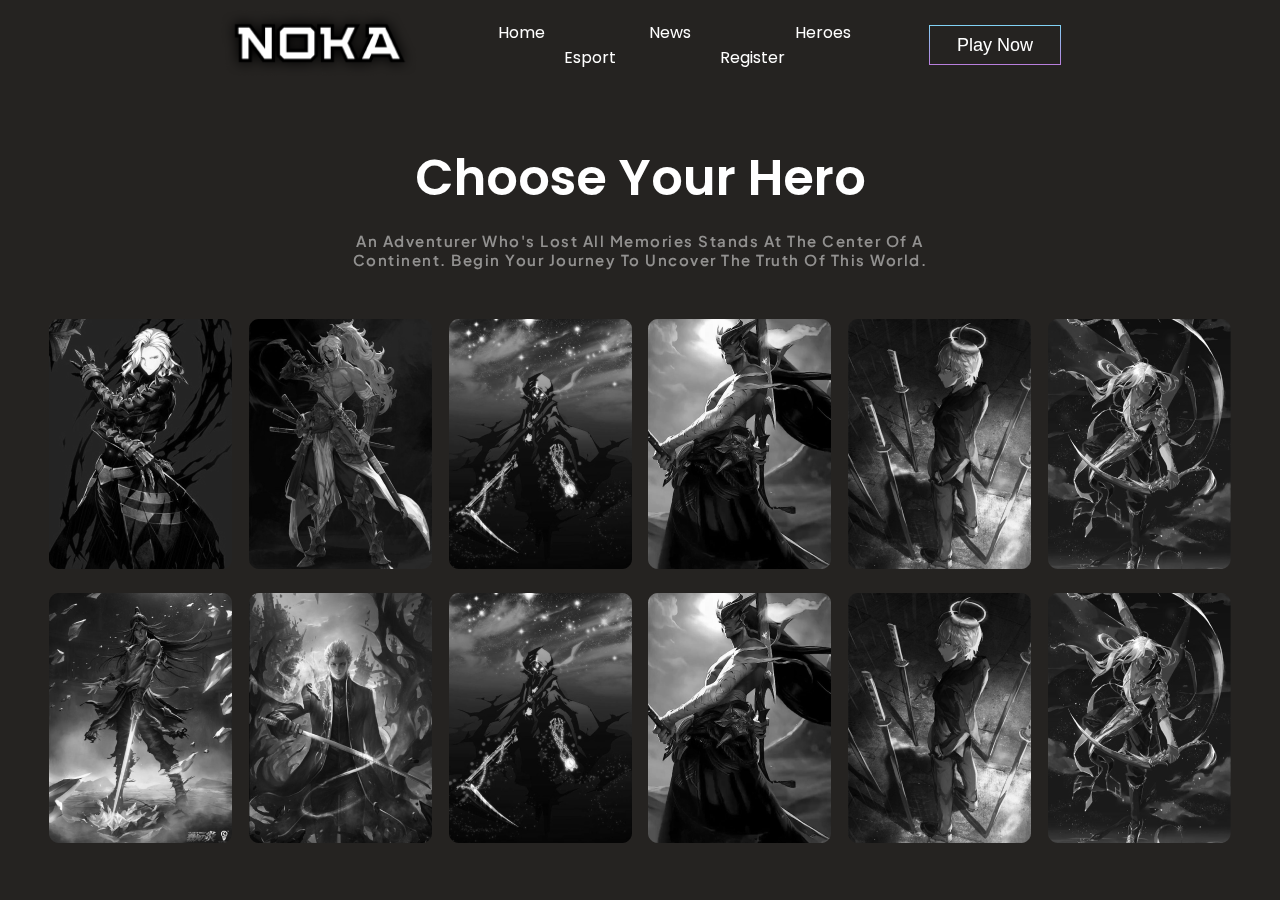
<file: heroes.html>
<!DOCTYPE html>
<html lang="en">
<head>
    <meta charset="UTF-8">
    <meta http-equiv="X-UA-Compatible" content="IE=edge">
    <meta name="viewport" content="width=device-width, initial-scale=1.0">
    <title>Heroes</title>
    <link rel="stylesheet" href="heroes.css">
    <link rel="icon" href="/assets/noka-icon">
</head>
<body>

    <section class="first">
        <header>
            <nav>
                <a href="homepage.html" class="logo"><img src="img/Logo1.png" alt=""></a>
                <div class="nav-links">
                    <ul>
                        <li><a href="homepage.html">Home</a></li>
                        <li><a href="news.html">News</a></li>
                        <li><a href="heroes.html">Heroes</a></li>
                        <li><a href="esport.html">Esport</a></li>
                        <li><a href="register1.html">Register</a></li>
                    </ul>
                </div>
                <a href="register1.html"><button>Play Now</button></a>
            </nav>
        </header>
    </section>


    <section class="third">
        <div class="top">
            <h1 class="title-hero">Choose Your Hero</h1>
            <p class="title-desc">An Adventurer Who's Lost All Memories Stands At The Center Of A Continent. Begin Your Journey To Uncover The Truth Of This World.</p>
        </div>
        <div class="bottom">
            <div class="heroes">
                <div class="row-1">
                    <a href="heroes-detail.html">
                    <img class="hero-1" src="img2/hero-1.png" alt="">
                    </a>
                    <a href="heroes-detail.html">
                    <img class="hero-2" src="img2/hero-2.png" alt="">
                    </a>
                    <a href="heroes-detail.html">
                    <img class="hero-3" src="img2/hero-3.png" alt="">
                    </a>
                    <a href="heroes-detail.html">
                    <img class="hero-4" src="img2/hero-4.png" alt="">
                    </a>
                    <a href="heroes-detail.html">
                    <img class="hero-5" src="img2/hero-5.png" alt="">
                    </a>
                    <a href="heroes-detail.html">
                    <img class="hero-6" src="img2/hero-6.png" alt="">
                    </a>
                </div>
                <div class="row-2">
                    <a href="heroes-detail.html">
                    <img class="hero-7" src="img2/hero-7.png" alt="">
                    </a>
                    <a href="heroes-detail.html">
                    <img class="hero-8" src="img2/hero-8.png" alt="">
                    </a>
                    <a href="heroes-detail.html">
                    <img class="hero-9" src="img2/hero-9.png" alt="">
                    </a>
                    <a href="heroes-detail.html">
                    <img class="hero-10" src="img2/hero-10.png" alt="">
                    </a>
                    <a href="heroes-detail.html">
                    <img class="hero-11" src="img2/hero-11.png" alt="">
                    </a>
                    <a href="heroes-detail.html">
                    <img class="hero-12" src="img2/hero-12.png" alt="">
                    </a>
                </div>
            </div>
        </div>
    </section>
</body>
</html>
</file>
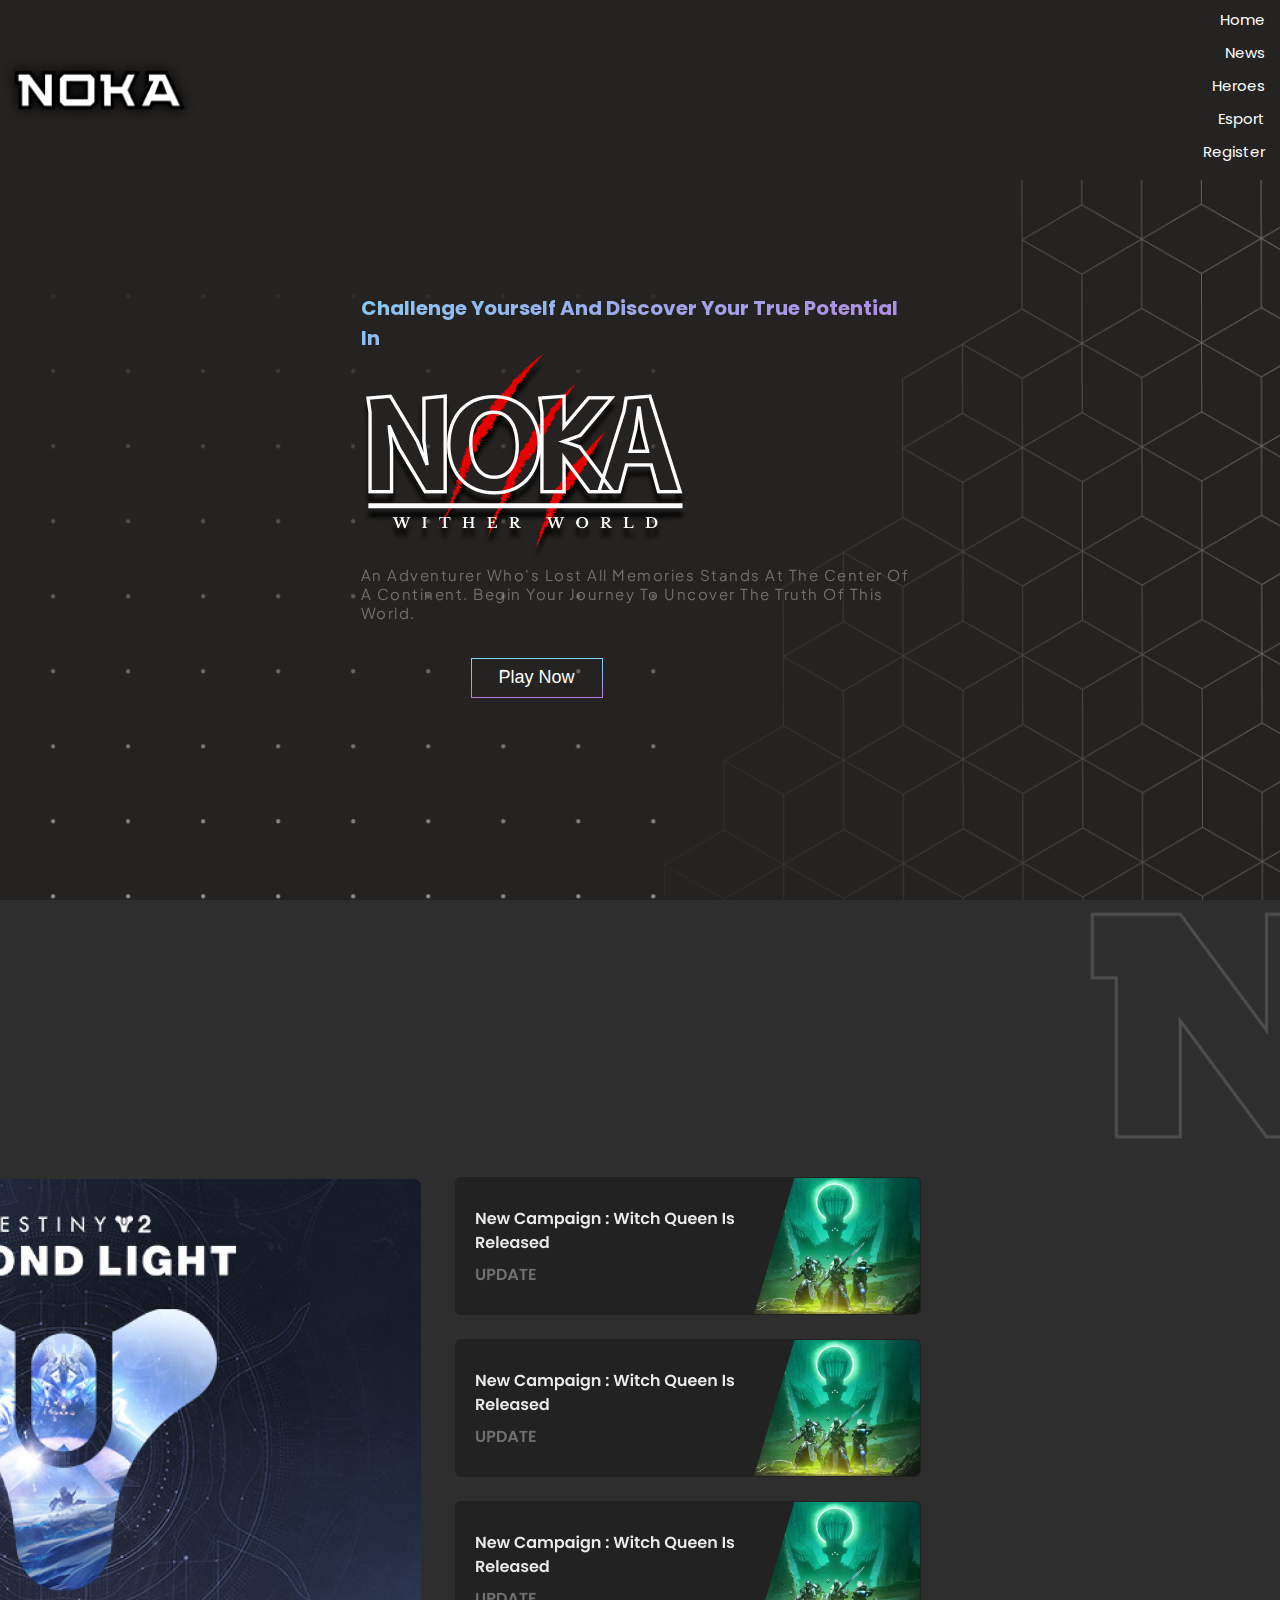
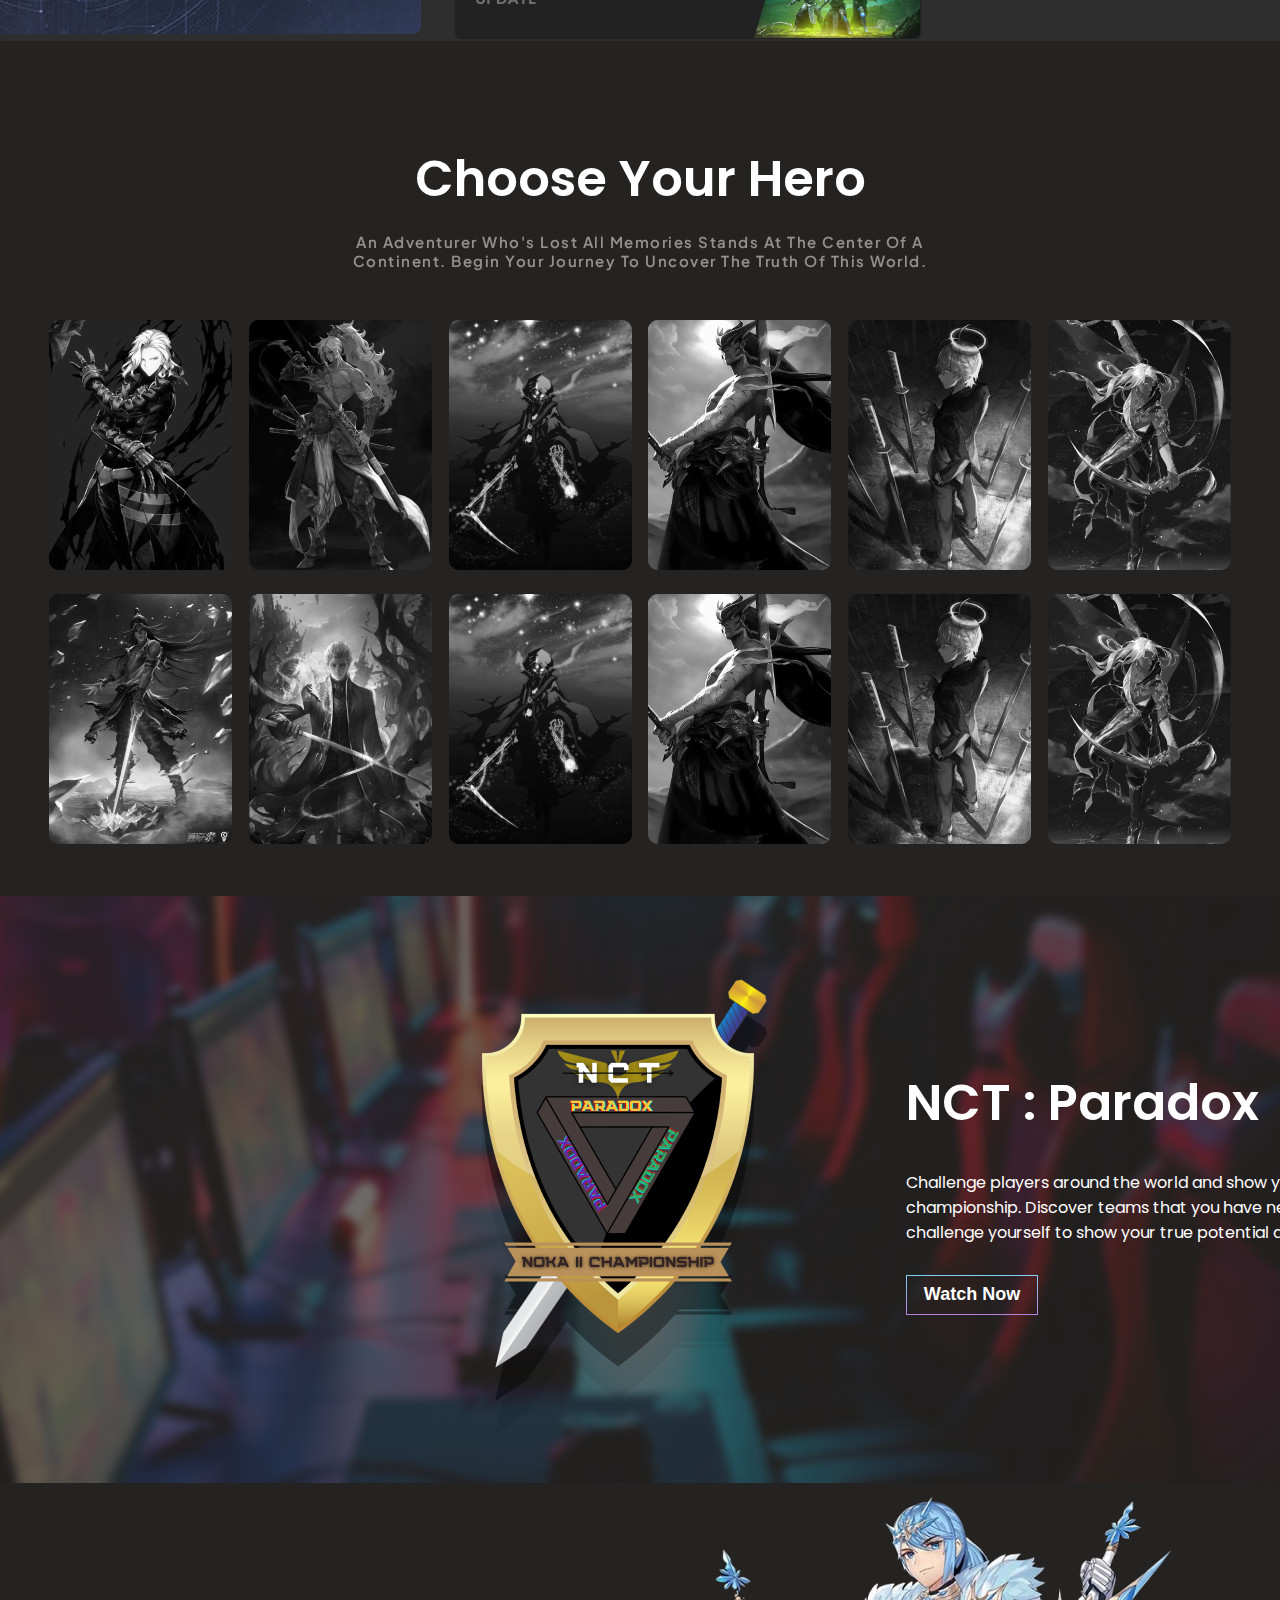
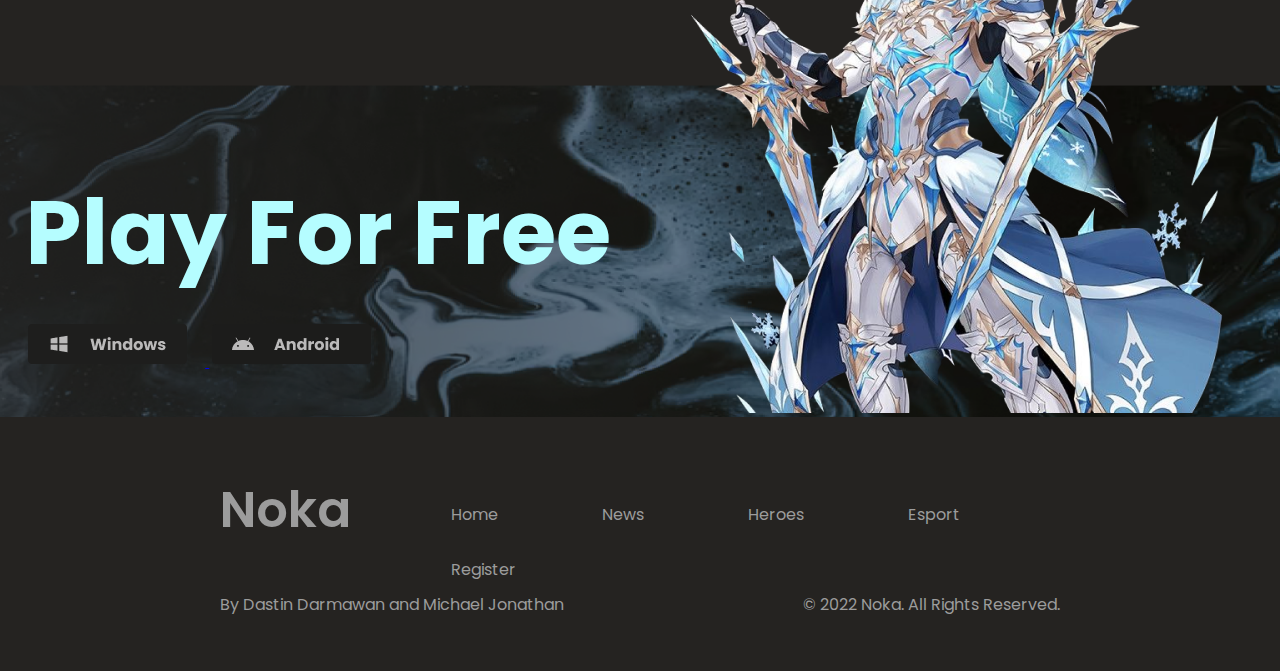
<file: homepage.html>
<!DOCTYPE html>
<html lang="en">
<head>
    <meta charset="UTF-8">
    <meta http-equiv="X-UA-Compatible" content="IE=edge">
    <meta name="viewport" content="width=device-width, initial-scale=1.0">
    <title>NOKA 3</title>
    <link rel="stylesheet" href="homepage.css">
    <link rel="icon" href="/assets/noka-icon">
    
</head>
<body>
    <section class="first">
        <header>
            <nav>
                <a href="homepage.html" class="logo"><img src="img/Logo1.png" alt=""></a>
                <div class="nav-links" id="navLinks">
                    <ul>
                        <li><a href="homepage.html">Home</a></li>
                        <li><a href="news.html">News</a></li>
                        <li><a href="heroes.html">Heroes</a></li>
                        <li><a href="esport.html">Esport</a></li>
                        <li><a href="register1.html">Register</a></li>
                    </ul>
                </div>
                <a href="register1.html"><button>Register</button></a>
            </nav>
        </header>

        <div class="first-content">
            <div class="text-box">
                <h3>Challenge Yourself And Discover Your True Potential In</h3>
                <img src="img/Name.png" alt="" width="327" height="212">
                <p>An Adventurer Who's Lost All Memories Stands At The Center Of A Continent. Begin Your Journey To Uncover The Truth Of This World.</p>
                <br>
                <br>
                <a href="register1.html"><button>Play Now</button></a>
            </div>
            <div class="hero-image">
                <img src="img/Hero-Image1.png" alt="">
            </div>
        </div>
    </section>

    <section class="second">
        <h1>Featured News</h1>

        <div class="row">
            <div class="news-box-1">
                <a href="news.html">
                <img src="img/news-image.png" alt="">
                </a>
            </div>
            <div class="news-box-2">
                <div class="box-1">
                    <a href="news.html">
                    <img src="img/news-image-1.png" alt="">
                    </a>
                </div>
                <div class="box-2">
                    <a href="news.html"></a>
                    <img src="img/news-image-1.png" alt="">
                    </a>
                </div>
                <div class="box-3">
                    <a href="news.html"></a>
                    <img src="img/news-image-1.png" alt="">
                    </a>
                </div>
            </div>
        </div>
    </section>

    <section class="third">
        <div class="top">
            <h1 class="title-hero">Choose Your Hero</h1>
            <p class="title-desc">An Adventurer Who's Lost All Memories Stands At The Center Of A Continent. Begin Your Journey To Uncover The Truth Of This World.</p>
        </div>
        <div class="bottom">
            <div class="heroes">
                <div class="row-1">
                    <a href="heroes-detail.html">
                    <img class="hero-1" src="img2/hero-1.png" alt="">
                    </a>
                    <a href="heroes-detail.html">
                    <img class="hero-2" src="img2/hero-2.png" alt="">
                    </a>
                    <a href="heroes-detail.html">
                    <img class="hero-3" src="img2/hero-3.png" alt="">
                    </a>
                    <a href="heroes-detail.html">
                    <img class="hero-4" src="img2/hero-4.png" alt="">
                    </a>
                    <a href="heroes-detail.html">
                    <img class="hero-5" src="img2/hero-5.png" alt="">
                    </a>
                    <a href="heroes-detail.html">
                    <img class="hero-6" src="img2/hero-6.png" alt="">
                    </a>
                </div>
                <div class="row-2">
                    <a href="heroes-detail.html">
                    <img class="hero-7" src="img2/hero-7.png" alt="">
                    </a>
                    <a href="heroes-detail.html">
                    <img class="hero-8" src="img2/hero-8.png" alt="">
                    </a>
                    <a href="heroes-detail.html">
                    <img class="hero-9" src="img2/hero-9.png" alt="">
                    </a>
                    <a href="heroes-detail.html">
                    <img class="hero-10" src="img2/hero-10.png" alt="">
                    </a>
                    <a href="heroes-detail.html">
                    <img class="hero-11" src="img2/hero-11.png" alt="">
                    </a>
                    <a href="heroes-detail.html">
                    <img class="hero-12" src="img2/hero-12.png" alt="">
                    </a>
                </div>
            </div>
        </div>
    </section>

    <section class="fourth">
        <div class="esport-section">
            <img class="esport-logo" src="img2/esport-logo.png" alt="">
            <div class="esport">
                <h1 class="esport-title">NCT : Paradox</h1>
                <p class="esport-desc">Challenge players around the world and show your true skill in the world championship. Discover teams that you have never met before and challenge yourself to show your true potential amongst other champions.</p>
                <a href="esport.html"><button  style="font-weight: 700;">Watch Now</button></a>
            </div>
        </div>
    </section>

    <section class="fifth">
        <div class="first-download">
            <div class="fifth-title">
                <h1>Play For Free</h1>
            </div>
            <div class="fifth-img">
                <a href="register1.html">
                <img class="windows" src="img2/windows-button.png" alt="">
                </a>
                <a href="register1.html">
                <img class="android" src="img2/android-button.png" alt="">
                </a>
            </div>
        </div>
        <div class="second-download">
            <img src="img2/hero-download.png" alt="">
        </div>
    </section>

    <footer class="footer">
        <div class="footer-1">
            <h1>Noka</h1>
            <ul>
                <li><a href="homepage.html">Home</a></li>
                <li><a href="news.html">News</a></li>
                <li><a href="heroes.html">Heroes</a></li>
                <li><a href="esport.html">Esport</a></li>
                <li><a href="register1.html">Register</a></li>
            </ul>
        </div>
        <div class="footer-2">
            <p>By Dastin Darmawan and Michael Jonathan</p>
            <p>© 2022 Noka. All Rights Reserved.</p>
        </div>
    </footer>
    <script src="./assets/js/homepage.js"></script>
</body>
</html>
</file>
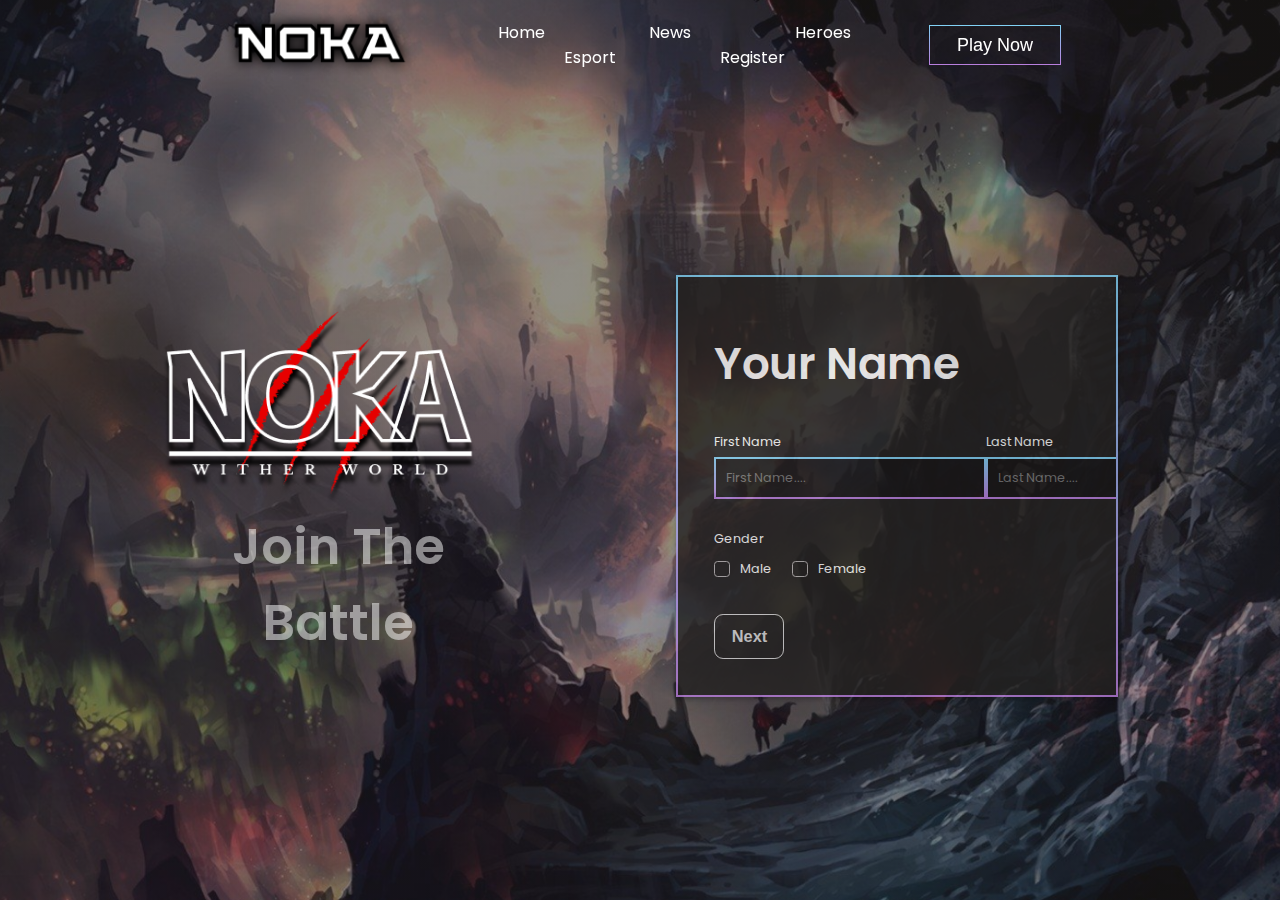
<file: register1.html>
<!DOCTYPE html>
<html lang="en">
<head>
    <meta charset="UTF-8">
    <meta http-equiv="X-UA-Compatible" content="IE=edge">
    <meta name="viewport" content="width=device-width, initial-scale=1.0">
    <title>Register</title>
    <link rel="stylesheet" href="regis1.css">
    <link rel="icon" href="/assets/noka-icon">
</head>
<body>
    <section class="first">
        <header>
            <nav>
                <a href="homepage.html" class="logo"><img src="img/Logo1.png" alt=""></a>
                <div class="nav-links">
                    <ul>
                        <li><a href="homepage.html">Home</a></li>
                        <li><a href="#">News</a></li>
                        <li><a href="#">Heroes</a></li>
                        <li><a href="#">Esport</a></li>
                        <li><a href="register1.html">Register</a></li>
                    </ul>
                </div>
                <a href="register1.html"><button>Play Now</button></a>
            </nav>
        </header>

        <div class="content">
            <div class="text-box">
                <img src="img/Name.png" alt="" width="314.5px" height="198px">
                <p class="jtb">Join The Battle</p>
            </div>
            <div class="container">
                <div class="header">
                    <h2>Your Name</h2>
                </div>
                <form id="form" class="form">
                    <div class="content-2">
                        <div class="form-control">
                            <label for="firstname">First Name</label>
                            <input type="text" placeholder="First Name...." id="firstname" />
                            <i class="fas fa-check-circle"></i>
                            <i class="fas fa-exclamation-circle"></i>
                            <small>*Please Fill The First Name</small>
                        </div>
                        <div class="form-control">
                            <label for="lastname">Last Name</label>
                            <input type="text" placeholder="Last Name...." id="lastname" />
                            <i class="fas fa-check-circle"></i>
                            <i class="fas fa-exclamation-circle"></i>
                            <small>*Please Fill The Last Name</small>
                        </div>
                    </div>
                        <div class="content-3">
                            <div class="form-control">
                                <input type="radio" name="gender" id="radio">
                                <input type="radio" name="gender" id="radio2">
                                <span class="gender-title">Gender</span>
                                <div class="category">
                                    <label for="radio">
                                        <span class="dot one"></span>
                                        <span class="gender">Male</span>
                                    </label>
                                    <label for="radio2">
                                        <span class="dot two"></span>
                                        <span class="gender">Female</span>
                                    </label>
                                </div>
                                <small>*Please Select A Gender</small>
                            </div>
                        </div>
                    <button>Next</button>
                </form>
            </div>
        </div>
    </section>
    <script src="./assets/js/regis1.js"></script>
</body>
</html>
</file>
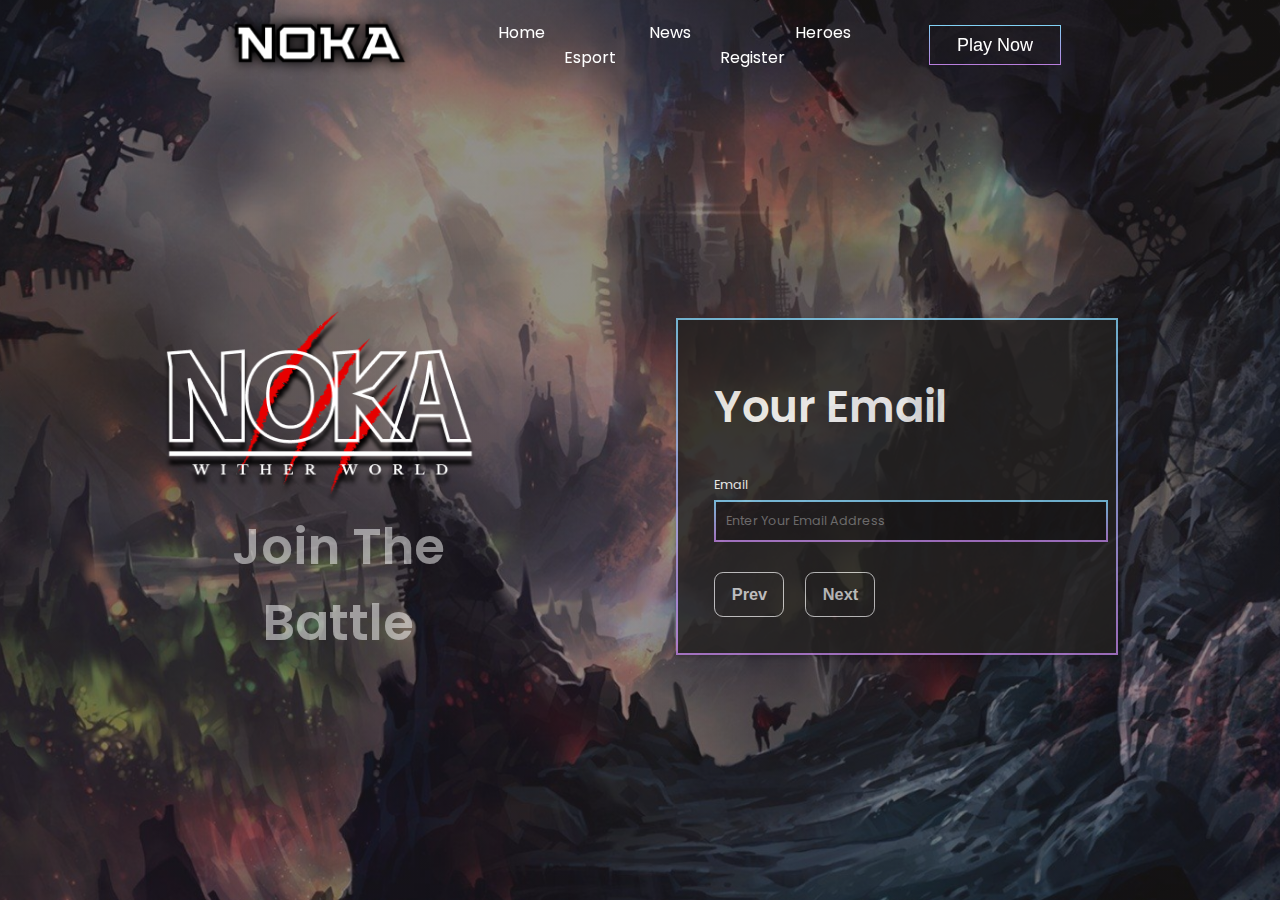
<file: register2.html>
<!DOCTYPE html>
<html lang="en">
<head>
    <meta charset="UTF-8">
    <meta http-equiv="X-UA-Compatible" content="IE=edge">
    <meta name="viewport" content="width=device-width, initial-scale=1.0">
    <title>Register</title>
    <link rel="stylesheet" href="regis2.css">
    <link rel="icon" href="/assets/noka-icon">
</head>
<body>
    <section class="first">
        <header>
            <nav>
                <a href="homepage.html" class="logo"><img src="img/Logo1.png" alt=""></a>
                <div class="nav-links">
                    <ul>
                        <li><a href="homepage.html">Home</a></li>
                        <li><a href="#">News</a></li>
                        <li><a href="#">Heroes</a></li>
                        <li><a href="#">Esport</a></li>
                        <li><a href="register1.html">Register</a></li>
                    </ul>
                </div>
                <a href="register1.html"><button>Play Now</button></a>
            </nav>
        </header>

        <div class="content">
            <div class="text-box">
                <img src="img/Name.png" alt="" width="314.5px" height="198px">
                <p class="jtb">Join The Battle</p>
            </div>
            <div class="container">
                <div class="header">
                    <h2>Your Email</h2>
                </div>
                <form id="form" class="form">
                    <div class="content-2">
                        <div class="form-control">
                            <label for="email">Email</label>
                            <input type="email" placeholder="Enter Your Email Address" id="email" />
                            <i class="fas fa-check-circle"></i>
                            <i class="fas fa-exclamation-circle"></i>
                            <small>*Please Fill The Email Address</small>
                        </div>
                    </div>
                    <div class="content-3">
                        <button onclick="window.location.href='register1.html'">Prev</button>
                        <button class="next-button">Next</button>
                    </div>
                </form>
            </div>
        </div>
    </section>
    <script src="./assets/js/regis2.js"></script>
</body>
</html>
</file>
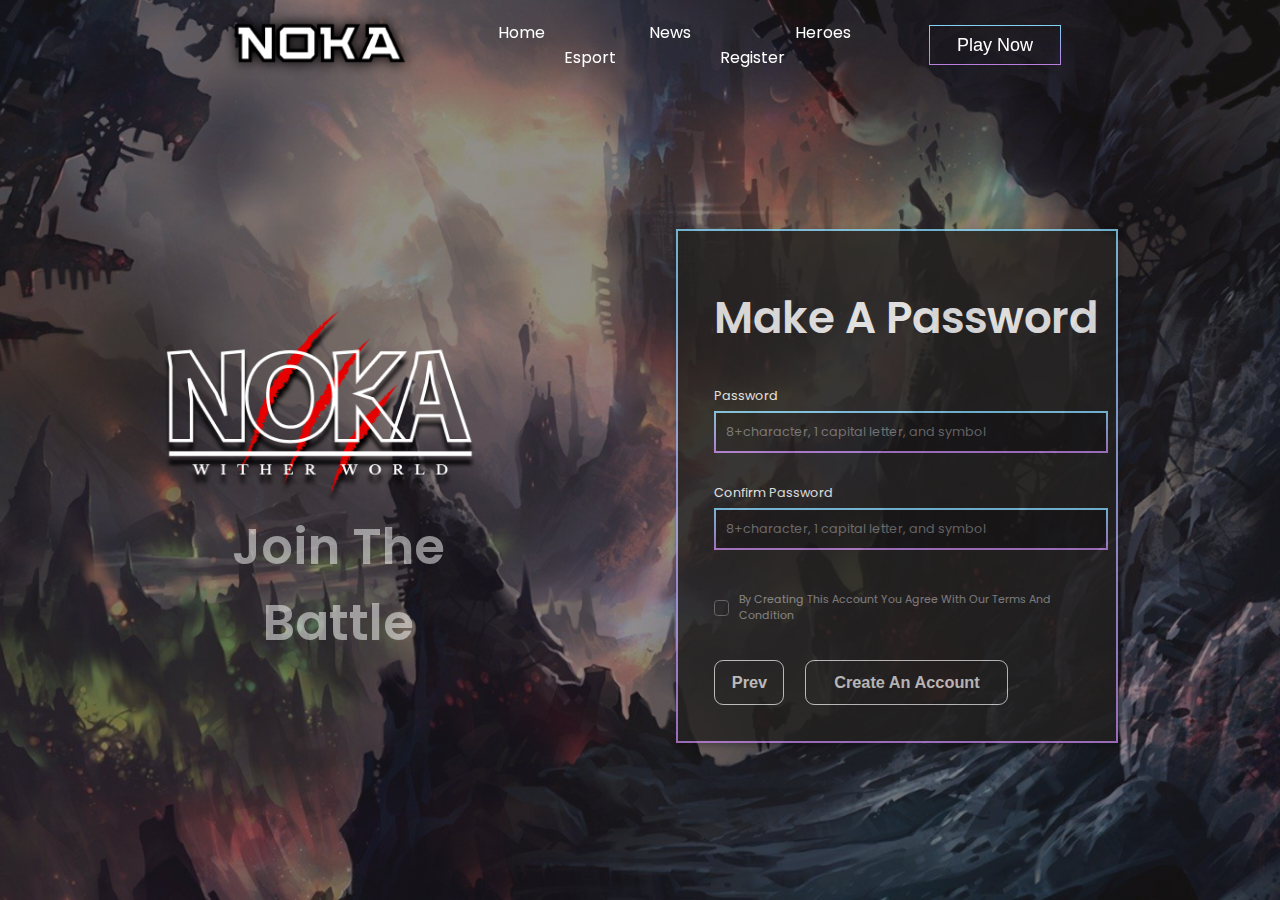
<file: register3.html>
<!DOCTYPE html>
<html lang="en">
<head>
    <meta charset="UTF-8">
    <meta http-equiv="X-UA-Compatible" content="IE=edge">
    <meta name="viewport" content="width=device-width, initial-scale=1.0">
    <title>Register</title>
    <link rel="stylesheet" href="regis3.css">
    <link rel="icon" href="/assets/noka-icon">
</head>
<body>
    <section class="first">
        <header>
            <nav>
                <a href="homepage.html" class="logo"><img src="img/Logo1.png" alt=""></a>
                <div class="nav-links">
                    <ul>
                        <li><a href="homepage.html">Home</a></li>
                        <li><a href="#">News</a></li>
                        <li><a href="#">Heroes</a></li>
                        <li><a href="#">Esport</a></li>
                        <li><a href="register1.html">Register</a></li>
                    </ul>
                </div>
                <a href="register1.html"><button>Play Now</button></a>
            </nav>
        </header>

        <div class="content">
            <div class="text-box">
                <img src="img/Name.png" alt="" width="314.5px" height="198px">
                <p class="jtb">Join The Battle</p>
            </div>
            <div class="container">
                <div class="header">
                    <h2>Make A Password</h2>
                </div>
                <form id="form" class="form">
                    <div class="content-2">
                        <div class="form-control">
                            <label for="password">Password</label>
                            <input type="password" placeholder="8+character, 1 capital letter, and symbol" id="password" />
                            <i class="fas fa-check-circle"></i>
                            <i class="fas fa-exclamation-circle"></i>
                            <small>*Please Fill The Password</small>
                        </div>
                        <div class="form-control">
                            <label for="password2">Confirm Password</label>
                            <input type="password" placeholder="8+character, 1 capital letter, and symbol" id="password2" />
                            <i class="fas fa-check-circle"></i>
                            <i class="fas fa-exclamation-circle"></i>
                            <small>*The Password Does Not Match</small>
                        </div>
                    </div>
                        <div class="content-3">
                            <div class="form-control">
                                <input type="checkbox" name="agree" id="checkbox">
                                <small>*You Need To Agree To Continue</small>
                                <div class="category">
                                    <label for="checkbox">
                                        <span class="dot one"></span>
                                        <span class="gender">By Creating This Account You Agree With Our Terms And Condition</span>
                                    </label>
                                </div>
                            </div>
                        </div>
                        <div class="content-3">
                            <button onclick="window.location.href='register2.html'">Prev</button>
                            <button class="next-button">Create An Account</button>
                        </div>
                </form>
            </div>
        </div>
    </section>
    <script src="./assets/js/regis3.js"></script>
</body>
</html>
</file>
<file: heroes.css>
@import url('https://fonts.googleapis.com/css2?family=Poppins&display=swap');
@import url('https://fonts.googleapis.com/css2?family=Plus+Jakarta+Sans&display=swap');

* {
    margin: 0;
    padding: 0;
}

header {
    display: flex;
    width: 100%;
    min-height: 10vh;
    background: #252321;
}

nav {
    width: 100%;
    height: 10vh;
    display: flex;
    justify-content: space-between;
    align-items: center;
    overflow: hidden;
    position: fixed;
}

nav img {
    width: 200px;
    margin-left: 220px;
}

.nav-links {
    flex: 1;
    text-align: center;
}

.nav-links ul li {
    list-style: none;
    display: inline-block;
    padding-left: 50px;
    padding-right: 50px;
    position: relative;
}

.nav-links ul li a {
    color: white;
    text-decoration: none;
    font-size: 16px;
    font-weight: 400;
    font-family: 'Poppins', sans-serif;
    transition: all 0.3s ease;
}

.nav-links a:hover{
    color: #FF715B;
}

button {
    height: 40px;
    width: 132px;
    font-size: 18px;
    padding: 8px, 32px, 8px, 32px;
    border: 1px solid;
    background: transparent;
    color: white;
    border-image: linear-gradient(180deg, #81D3F6 0%, #B97EDD 100%) 1;
    cursor: pointer;
    transition: all 0.3s ease 0s;
    margin-right: 219px;
}

button:hover {
    background: linear-gradient(180deg, #81D3F6 0%, #B97EDD 100%);
}

.third {
    width: 100%;
    min-height: 90vh;
    background: #252321;
    background-position: center;
    background-size: cover;
}

.top {
    display: flex;
    flex-direction: column;
    justify-content: center;
    align-items: center;
    padding-top: 50px;
}

.title-hero {
    font-size: 50px;
    font-family: 'Poppins', sans-serif;
    font-weight: 600;
    color: #FFFFFF;
    margin-bottom: 15px;
}

.title-desc {
    width: 615px;
    height: 38px;
    font-family: 'Plus Jakarta Sans';
    font-style: normal;
    font-weight: 600;
    font-size: 15px;
    line-height: 19px;
    text-align: center;
    letter-spacing: 0.1em;
    color: #FFFFFF;
    opacity: 0.5;
}

.bottom {
    display: flex;
    justify-content: center;
    align-items: center;
}

.heroes {
    width: 1198px;
    height: 520px;
}

.row-1 {
    display: flex;
    flex-direction: row;
    justify-content: space-around;
    align-items: center;
    padding-top: 50px;
    padding-left: 0;
    padding-right: 0;
}

.row-2 {
    display: flex;
    flex-direction: row;
    justify-content: space-around;
    align-items: center;
    padding-top: 20px;
    padding-left: 0;
    padding-right: 0;
}

.hero-1 {
    filter: grayscale(100%);
    transition: filter 0.25s;
    cursor: pointer;
}

.hero-1:hover {
    filter: grayscale(0%);
}

.hero-2 {
    filter: grayscale(100%);
    transition: filter 0.25s;
    cursor: pointer;
}

.hero-2:hover {
    filter: grayscale(0%);
}

.hero-3 {
    filter: grayscale(100%);
    transition: filter 0.25s;
    cursor: pointer;
}

.hero-3:hover {
    filter: grayscale(0%);
}

.hero-4 {
    filter: grayscale(100%);
    transition: filter 0.25s;
    cursor: pointer;
}

.hero-4:hover {
    filter: grayscale(0%);
}

.hero-5 {
    filter: grayscale(100%);
    transition: filter 0.25s;
    cursor: pointer;
}

.hero-5:hover {
    filter: grayscale(0%);
}

.hero-6 {
    filter: grayscale(100%);
    transition: filter 0.25s;
    cursor: pointer;
}

.hero-6:hover {
    filter: grayscale(0%);
}

.hero-7 {
    filter: grayscale(100%);
    transition: filter 0.25s;
    cursor: pointer;
}

.hero-7:hover {
    filter: grayscale(0%);
}

.hero-8 {
    filter: grayscale(100%);
    transition: filter 0.25s;
    cursor: pointer;
}

.hero-8:hover {
    filter: grayscale(0%);
}

.hero-9 {
    filter: grayscale(100%);
    transition: filter 0.25s;
    cursor: pointer;
}

.hero-9:hover {
    filter: grayscale(0%);
}

.hero-10 {
    filter: grayscale(100%);
    transition: filter 0.25s;
    cursor: pointer;
}

.hero-10:hover {
    filter: grayscale(0%);
}

.hero-11 {
    filter: grayscale(100%);
    transition: filter 0.25s;
    cursor: pointer;
}

.hero-11:hover {
    filter: grayscale(0%);
}

.hero-12 {
    filter: grayscale(100%);
    transition: filter 0.25s;
    cursor: pointer;
}

.hero-12:hover {
    filter: grayscale(0%);
}
</file>
<file: homepage.css>
@import url('https://fonts.googleapis.com/css2?family=Poppins&display=swap');
@import url('https://fonts.googleapis.com/css2?family=Plus+Jakarta+Sans&display=swap');

* {
    margin: 0;
    padding: 0;
}

.scrolling-active {
    background-color: #252321;
    box-shadow: 0 3px 1rem rgba(0, 0, 0, .1);
    z-index: 1;
}

.scrolling-active nav a {
    color: whitesmoke;
}

header {
    display: flex;
    width: 100%;
    min-height: 10vh;
    background: #252321;
}

.first {
    width: 100%;
    min-height: 100vh;
    background: url(img/first-background.png);
    background-position: center;
    background-size: cover;
    position: relative;
}

nav {
    width: 100%;
    height: 10vh;
    display: flex;
    justify-content: space-between;
    align-items: center;
    overflow: hidden;
    position: fixed;
}

nav img {
    width: 200px;
    margin-left: 220px;
}

.nav-links {
    flex: 1;
    text-align: center;
}

.nav-links ul li {
    list-style: none;
    display: inline-block;
    padding-left: 50px;
    padding-right: 50px;
    position: relative;
}

.nav-links ul li a {
    color: white;
    text-decoration: none;
    font-size: 16px;
    font-weight: 400;
    font-family: 'Poppins', sans-serif;
    transition: all 0.3s ease;
}

.nav-links a:hover{
    color: #FF715B;
}

button {
    height: 40px;
    width: 132px;
    font-size: 18px;
    padding: 8px, 32px, 8px, 32px;
    border: 1px solid;
    background: transparent;
    color: white;
    border-image: linear-gradient(180deg, #81D3F6 0%, #B97EDD 100%) 1;
    cursor: pointer;
    transition: all 0.3s ease 0s;
    margin-right: 219px;
}

button:hover {
    background: linear-gradient(180deg, #81D3F6 0%, #B97EDD 100%);
}

@media only screen and (max-width: 1600px) {    
    nav {
        display: flex;
        flex-direction: row;
        height: 20vh;
        justify-content: space-between;
        background: #252321;
    }
    
    nav img {
        display: flex;
        margin: 0;
    }

    .nav-links ul {
        display: flex;
        flex-direction: column;
        justify-content: space-around;
        align-items: flex-end;
        margin-right: 5px;
    }

    .nav-links ul li {
        display: inline;
        margin-right: 10px;
        margin-left: 10px;
        padding: 0;
        margin-bottom: 10px;
    }

    .nav-links ul li a {
        flex-direction: row;
        font-size: 15px;
    }

    nav a button {
        display: none;
    }

    .hero-image {
        display: none;
    }

    .first-content {
        width: 100%;
        min-height: 80vh;
        display: flex;
        flex-direction: column;
        justify-content: space-between;
        align-items: center;
        padding: 0;
        margin: 0;
    }

    .text-box {
        margin-right: 200px;
        align-items: center;
        justify-content: center;
        justify-items: center;
        align-self: center;
    }

    .text-box a button{
        margin-left: 110px;
        margin-right: auto;
    }
}

.first-content {
    width: 100%;
    min-height: 90vh;
    display: flex;
    flex-direction: row;
    justify-content: space-around;
    align-items: center;
    padding: 0;
    margin: 0;
}

.text-box {
    display: flex;
    flex-direction: column;
    align-items: flex-start;
    width: 559px;
    height: 376px;
    margin-left: 200px;
}

.text-box h3 {
    font-size: 20px;
    font-family: 'Poppins', sans-serif;
    font-weight: 700;
    background: linear-gradient(158.53deg, #81D3F6 -9.26%, #B97EDD 100.2%);
    -webkit-background-clip: text;
    -webkit-text-fill-color: transparent;
    background-clip: text;
}

.text-box p {
    font-family: 'Plus Jakarta Sans', sans-serif;
    font-style: normal;
    font-weight: 400;
    font-size: 15px;
    line-height: 19px;
    letter-spacing: 0.1em;
    color: #BBBABA;
    opacity: 0.5;
}

.hero-image {
    padding-top: 20px;
    margin-bottom: -6px;
    overflow: hidden;
}

.second {
    width: 100%;
    min-height: 77vh;
    background: url(img/section21-bg.png);
    background-position: center;
    background-size: cover;
}

.second h1 {
    font-family: 'Poppins';
    font-weight: 600;
    font-size: 50px;
    color: #FFFFFF;
    display: flex;
    flex-direction: row;
    justify-content: flex-end;
    padding-top: 76px;
    margin-bottom: 47px;
    margin-right: 1322px;
}

.row {
    display: flex;
    flex-direction: row;
    justify-content: flex-end;
    align-items: center;
    margin-right: 357px;
}

.news-box-1 {
    border: 2px solid transparent;
    border-radius: 8px;
    margin-right: 15px;
    background: transparent;
    cursor: pointer;
    transition: all 0.3s ease 0s;
}

.news-box-1:hover {
    border-image: linear-gradient(180deg, #81D3F6 0%, #B97EDD 100%) 1;
    overflow: hidden;
}

.news-box-2 {
    display: flex;
    flex-direction: column;
    justify-content: flex-start;
    margin-left: 15px;
}

.box-1 {
    width: 466px;
    height: 138px;
    border: 2px solid transparent;
    border-radius: 5px;
    margin-bottom: 20px;
    cursor: pointer;
    transition: all 0.3s ease 0s;
}

.box-1:hover {
    border-image: linear-gradient(180deg, #81D3F6 0%, #B97EDD 100%) 1;
    overflow: hidden;
}

.box-2 {
    width: 466px;
    height: 138px;
    border: 2px solid transparent;
    border-radius: 5px;
    margin-bottom: 20px;
    cursor: pointer;
    transition: all 0.3s ease 0s;
}

.box-2:hover {
    border-image: linear-gradient(180deg, #81D3F6 0%, #B97EDD 100%) 1;
    overflow: hidden;
}

.box-3 {
    width: 466px;
    height: 138px;
    border: 2px solid transparent;
    border-radius: 5px;
    cursor: pointer;
    transition: all 0.3s ease 0s;
}

.box-3:hover {
    border-image: linear-gradient(180deg, #81D3F6 0%, #B97EDD 100%) 1;
    overflow: hidden;
}

.third {
    width: 100%;
    min-height: 95vh;
    background: #252321;
    background-position: center;
    background-size: cover;
}

.top {
    display: flex;
    flex-direction: column;
    justify-content: center;
    align-items: center;
    padding-top: 100px;
}

.title-hero {
    font-size: 50px;
    font-family: 'Poppins', sans-serif;
    font-weight: 600;
    color: #FFFFFF;
    margin-bottom: 15px;
}

.title-desc {
    width: 615px;
    height: 38px;
    font-family: 'Plus Jakarta Sans';
    font-style: normal;
    font-weight: 600;
    font-size: 15px;
    line-height: 19px;
    text-align: center;
    letter-spacing: 0.1em;
    color: #FFFFFF;
    opacity: 0.5;
}

.bottom {
    display: flex;
    justify-content: center;
    align-items: center;
}

.heroes {
    width: 1198px;
    height: 520px;
}

.row-1 {
    display: flex;
    flex-direction: row;
    justify-content: space-around;
    align-items: center;
    padding-top: 50px;
    padding-left: 0;
    padding-right: 0;
}

.row-2 {
    display: flex;
    flex-direction: row;
    justify-content: space-around;
    align-items: center;
    padding-top: 20px;
    padding-left: 0;
    padding-right: 0;
}

.hero-1 {
    filter: grayscale(100%);
    transition: filter 0.25s;
    cursor: pointer;
}

.hero-1:hover {
    filter: grayscale(0%);
}

.hero-2 {
    filter: grayscale(100%);
    transition: filter 0.25s;
    cursor: pointer;
}

.hero-2:hover {
    filter: grayscale(0%);
}

.hero-3 {
    filter: grayscale(100%);
    transition: filter 0.25s;
    cursor: pointer;
}

.hero-3:hover {
    filter: grayscale(0%);
}

.hero-4 {
    filter: grayscale(100%);
    transition: filter 0.25s;
    cursor: pointer;
}

.hero-4:hover {
    filter: grayscale(0%);
}

.hero-5 {
    filter: grayscale(100%);
    transition: filter 0.25s;
    cursor: pointer;
}

.hero-5:hover {
    filter: grayscale(0%);
}

.hero-6 {
    filter: grayscale(100%);
    transition: filter 0.25s;
    cursor: pointer;
}

.hero-6:hover {
    filter: grayscale(0%);
}

.hero-7 {
    filter: grayscale(100%);
    transition: filter 0.25s;
    cursor: pointer;
}

.hero-7:hover {
    filter: grayscale(0%);
}

.hero-8 {
    filter: grayscale(100%);
    transition: filter 0.25s;
    cursor: pointer;
}

.hero-8:hover {
    filter: grayscale(0%);
}

.hero-9 {
    filter: grayscale(100%);
    transition: filter 0.25s;
    cursor: pointer;
}

.hero-9:hover {
    filter: grayscale(0%);
}

.hero-10 {
    filter: grayscale(100%);
    transition: filter 0.25s;
    cursor: pointer;
}

.hero-10:hover {
    filter: grayscale(0%);
}

.hero-11 {
    filter: grayscale(100%);
    transition: filter 0.25s;
    cursor: pointer;
}

.hero-11:hover {
    filter: grayscale(0%);
}

.hero-12 {
    filter: grayscale(100%);
    transition: filter 0.25s;
    cursor: pointer;
}

.hero-12:hover {
    filter: grayscale(0%);
}

.fourth {
    width: 100%;
    min-height: 62vh;
    background: url(img/esport-section.png);
    background-position: center;
    background-size: cover;
}

.esport-section {
    display: flex;
    flex-direction: row;
    align-items: center;
    justify-content: center;
    padding: 0px;
    gap: 100px;
    width: 1059px;
    height: 399px;
    padding-top: 94px;
    padding-bottom: 94px;
    padding-left: 430px;
}

.esport-logo {
    filter: drop-shadow(0px 33px 0px rgba(0, 0, 0, 0.25));
}

.esport {
    display: flex;
    flex-direction: column;
    align-items: flex-start;
    justify-content: center;
    width: 583px;
    height: 72px;
    font-family: 'Poppins', sans-serif;
    font-style: normal;
    font-weight: 400;
    font-size: 16px;
    color: #FFFFFF;

}

.esport-title {
    width: 365px;
    height: 75px;
    font-family: 'Poppins', sans-serif;
    font-style: normal;
    font-weight: 600;
    font-size: 50px;
    line-height: 75px;
    color: #FEFEFE;
    margin-bottom: 30px;
}

.esport-desc {
    margin-bottom: 30px;
}

.fifth {
    width: 100%;
    min-height: 56vh;
    background: url(img/fifth-section-bg.png);
    display: flex;
    flex-direction: row;
    justify-content: space-around;
    background-position: center;
    background-size: cover;
}

.first-download {
    display: flex;
    flex-direction: column;
    align-items: flex-start;
    padding: 0px;
    gap: 20px;
}

.fifth-title {
    font-family: 'Poppins', sans-serif;
    font-size: 45px;
    font-weight: 600;
    color: #B5FDFF;
    padding-top: 282px;
}

.windows {
    margin-right: 15px;
    border: 3px solid transparent;
    cursor: pointer;
    transition: all 0.3s ease 0s;
}

.windows:hover {
    border-image: linear-gradient(180deg, #81D3F6 0%, #B97EDD 100%) 1;
    overflow: hidden;
}

.android {
    border: 3px solid transparent;
    cursor: pointer;
    transition: all 0.3s ease 0s;
}

.android:hover {
    border-image: linear-gradient(180deg, #81D3F6 0%, #B97EDD 100%) 1;
    overflow: hidden;
}

.footer {
    width: 100%;
    min-height: 23vh;
    background: #252321;
    background-position: center;
    background-size: cover;
}

.footer-1 {
    display: flex;
    justify-content: space-between;
    padding-top: 55px;
    padding-bottom: 10px;
    padding-left: 220px;
    padding-right: 220px;
}

.footer-1 h1 {
    font-family: 'Poppins', sans-serif;
    font-size: 50px;
    font-weight: 600;
    color: #9C9C9C;
}

.footer-1 ul li {
    list-style: none;
    display: inline-block;
    padding-left: 100px;
    padding-top: 30px;
}

.footer-1 ul li a {
    text-decoration: none;
    font-family: 'Poppins', sans-serif;
    font-size: 16px;
    font-weight: 400;
    color: #9C9C9C;
}

.footer-2 {
    display: flex;
    justify-content: space-between;
    padding-bottom: 54px;
    padding-left: 220px;
    padding-right: 220px;
}

.footer-2 p {
    font-family: 'Poppins', sans-serif;
    font-size: 16px;
    font-weight: 400;
    color: #9C9C9C;
}

::-webkit-scrollbar {
    display: none;
}
</file>
<file: regis1.css>
@import url('https://fonts.googleapis.com/css2?family=Poppins&display=swap');
@import url('https://fonts.googleapis.com/css2?family=Plus+Jakarta+Sans&display=swap');

* {
    margin: 0;
    padding: 0;
}

header {
    display: flex;
    width: 100%;
    min-height: 10vh;
    background: transparent;
}

.first {
    width: 100%;
    min-height: 100vh;
    background-image: linear-gradient(rgba(37, 35, 33, 0.5), rgba(37, 35, 33, 0.5)), url(img/regis-wallpaper.png);
    background-position: center;
    background-size: cover;
    position: relative;
    box-sizing: border-box;
}

nav {
    width: 100%;
    height: 10vh;
    display: flex;
    justify-content: space-between;
    align-items: center;
    overflow: hidden;
    position: fixed;
}

nav img {
    width: 200px;
    margin-left: 220px;
}

.nav-links {
    flex: 1;
    text-align: center;
}

.nav-links ul li {
    list-style: none;
    display: inline-block;
    padding-left: 50px;
    padding-right: 50px;
    position: relative;
}

.nav-links ul li a {
    color: white;
    text-decoration: none;
    font-size: 16px;
    font-weight: 400;
    font-family: 'Poppins', sans-serif;
}

nav button {
    height: 40px;
    width: 132px;
    font-size: 18px;
    padding: 8px, 32px, 8px, 32px;
    border: 1px solid;
    background: transparent;
    color: white;
    border-image: linear-gradient(180deg, #81D3F6 0%, #B97EDD 100%) 1;
    cursor: pointer;
    transition: all 0.3s ease 0s;
    margin-right: 219px;
}

nav button:hover {
    background: linear-gradient(180deg, #81D3F6 0%, #B97EDD 100%);
}

.content {
    display: flex;
    justify-content: space-between;
    align-items: center;
    max-width: 1920px;
    min-height: 88vh;
}

.text-box {
    display: flex;
    flex-direction: column;
    align-items: flex-start;
    justify-content: space-between;
    color: white;
    padding-left: 162px;
    padding-right: 161px;
}

.jtb {
    font-family: 'Poppins';
    font-weight: 600;
    font-size: 50px;
    text-align: center;
    color: #FFFFFF;
    opacity: 0.5;
}

.container {
	background: #232120;
    opacity: 0.8;
    border: 2px solid;
    border-image: linear-gradient(180deg, #81D3F6 0%, #B97EDD 100%) 1;
	box-shadow: 0 2px 5px rgba(0, 0, 0, 0.3);
	overflow: hidden;
	width: 466px;
	max-width: 100%;
    margin-right: 162px;
}

.header {
	padding-left: 36px;
    padding-top: 54px;
}

.header h2 {
	margin: 0;
    font-size: 43.5175px;
    font-weight: 600;
    position: relative;
    font-family: 'Poppins', sans-serif;
    color: #fff;
}


.form {
	padding-left: 36.26px;
    padding-right: 36.26px;
    padding-top: 36px;
    padding-bottom: 36px;
}

.content-2 {
    display: flex;
    flex-direction: row;
    justify-content: space-between;
}

.content-3 {
    display: flex;
    flex-direction: row;
    justify-content: space-between;
}

.form-control {
	margin-bottom: 10px;
	padding-bottom: 20px;
	position: relative;
}

.form-control label {
	display: inline-block;
	margin-bottom: 6px;
    color: #FEFEFE;
    font-family: 'Poppins', sans-serif;
    font-weight: 400;
    font-size: 12.69px;
}

.form-control input {
	border-image: linear-gradient(180deg, #81D3F6 0%, #B97EDD 100%) 1;
    background: rgba(0, 0, 0, 0.31);;
	display: block;
	font-family: 'Poppins', sans-serif;
	font-size: 12.69px;
    font-weight: 400;
	padding: 10px;
	width: 189.48;
    color: whitesmoke;
}

.form-control input:hover {
    background: whitesmoke;
    color: black;
}

.form-control input:focus {
	outline: 0;
	border-color: #777;
}

.form-control.success input {
	border-image: url(img/border-img2.png) 1;
}

.form-control.error input {
	border-image: url(img/border-img1.png) 1;
}

.form-control i {
	visibility: hidden;
	position: absolute;
	top: 40px;
	right: 10px;
}

.form-control.success i.fa-check-circle {
	color: #2ecc71;
	visibility: visible;
}

.form-control.error i.fa-exclamation-circle {
	color: #e74c3c;
	visibility: visible;
}

.form-control small {
	color: #e74c3c;
	position: absolute;
	bottom: 0;
	left: 0;
	visibility: hidden;
}

.form-control.error small {
	visibility: visible;
}

.content-3 .form-control .gender-title {
    font-size: 12.69px;
    font-weight: 400;
    font-family: 'Poppins', sans-serif;
    font-size: 12.6926px;
    font-weight: 400;
    color: #FEFEFE;    
}

.content-3 .form-control .category {
    display: flex;
    width: 100%;
    padding-right: 20px;
    justify-content: space-between;
    color: #B8B4B4;
    font-size: 12.69px;
    padding-top: 12px;
}

.content-3 .form-control .category label {
    display: flex;
    align-items: center;
}

.content-3 .form-control .category .dot {
    height: 13.6px;
    width: 13.6px;
    background: transparent;
    border-radius: 3.63px;
    margin-right: 10px;
    border: 1px solid #B8B4B4;
    border-radius: 3.63px;
    transition: all 0.3s ease;
    cursor: pointer;
}

#radio:checked ~ .category label .one,
#radio2:checked ~ .category label .two{
    border-color: #B8B4B4;
    background: #B8B4B4;
}

form input[type="radio"]{
    display: none;
}

.form button {
	height: 45px;
    width: 70px;
    background: transparent;
    border: 1px solid #d9d9d9;
    border-radius: 9.07px;
    color: #d9d9d9;
    display: flex;
    justify-content: center;
    align-items: center;
    height: 45px;
    width: 70px;
    font-size: 16.32px;
    font-weight: 600;
    background: transparent;
    cursor: pointer;
    transition: all 0.3s ease 0s;
}

.form button:hover {
    background: linear-gradient(180deg, #81D3F6 0%, #B97EDD 100%);
    color: black;
    outline: none;
}
</file>
<file: regis2.css>
@import url('https://fonts.googleapis.com/css2?family=Poppins&display=swap');
@import url('https://fonts.googleapis.com/css2?family=Plus+Jakarta+Sans&display=swap');

* {
    margin: 0;
    padding: 0;
}

header {
    display: flex;
    width: 100%;
    min-height: 10vh;
    background: transparent;
}

.first {
    width: 100%;
    min-height: 100vh;
    background-image: linear-gradient(rgba(37, 35, 33, 0.5), rgba(37, 35, 33, 0.5)), url(img/regis-wallpaper.png);
    background-position: center;
    background-size: cover;
    position: relative;
    box-sizing: border-box;
}

nav {
    width: 100%;
    height: 10vh;
    display: flex;
    justify-content: space-between;
    align-items: center;
    overflow: hidden;
    position: fixed;
}

nav img {
    width: 200px;
    margin-left: 220px;
}

.nav-links {
    flex: 1;
    text-align: center;
}

.nav-links ul li {
    list-style: none;
    display: inline-block;
    padding-left: 50px;
    padding-right: 50px;
    position: relative;
}

.nav-links ul li a {
    color: white;
    text-decoration: none;
    font-size: 16px;
    font-weight: 400;
    font-family: 'Poppins', sans-serif;
}

nav button {
    height: 40px;
    width: 132px;
    font-size: 18px;
    padding: 8px, 32px, 8px, 32px;
    border: 1px solid;
    background: transparent;
    color: white;
    border-image: linear-gradient(180deg, #81D3F6 0%, #B97EDD 100%) 1;
    cursor: pointer;
    transition: all 0.3s ease 0s;
    margin-right: 219px;
}

nav button:hover {
    background: linear-gradient(180deg, #81D3F6 0%, #B97EDD 100%);
}

.content {
    display: flex;
    justify-content: space-between;
    align-items: center;
    max-width: 1920px;
    min-height: 88vh;
}

.text-box {
    display: flex;
    flex-direction: column;
    align-items: flex-start;
    justify-content: space-between;
    color: white;
    padding-left: 162px;
    padding-right: 161px;
}

.jtb {
    font-family: 'Poppins';
    font-weight: 600;
    font-size: 50px;
    text-align: center;
    color: #FFFFFF;
    opacity: 0.5;
}

.container {
	background: #232120;
    opacity: 0.8;
    border: 2px solid;
    border-image: linear-gradient(180deg, #81D3F6 0%, #B97EDD 100%) 1;
	box-shadow: 0 2px 5px rgba(0, 0, 0, 0.3);
	overflow: hidden;
	width: 466px;
	max-width: 100%;
    margin-right: 162px;
}

.header {
	padding-left: 36px;
    padding-top: 54px;
}

.header h2 {
	margin: 0;
    font-size: 43.5175px;
    font-weight: 600;
    position: relative;
    font-family: 'Poppins', sans-serif;
    color: #fff;
}


.form {
	padding-left: 36.26px;
    padding-right: 36.26px;
    padding-top: 36px;
    padding-bottom: 36px;
}

.content-2 {
    display: flex;
    flex-direction: row;
    justify-content: space-between;
}

.content-3 {
    display: flex;
    flex-direction: row;
    justify-content: flex-start;
}

.content-3 .next-button{
    margin-left: 21px;
}

.form-control {
	margin-bottom: 10px;
	padding-bottom: 20px;
	position: relative;
}

.form-control label {
	display: inline-block;
	margin-bottom: 6px;
    color: #FEFEFE;
    font-family: 'Poppins', sans-serif;
    font-weight: 400;
    font-size: 12.69px;
}

.form-control input {
	border-image: linear-gradient(180deg, #81D3F6 0%, #B97EDD 100%) 1;
    background: rgba(0, 0, 0, 0.31);;
	display: block;
	font-family: 'Poppins', sans-serif;
	font-size: 12.69px;
    font-weight: 400;
	padding: 10px;
	width: 370px;
    color: whitesmoke;
}

.form-control input:hover {
    background: whitesmoke;
    color: black;
}

.form-control input:focus {
	outline: 0;
	border-color: #777;
}

.form-control.success input {
	border-color: #2ecc71;
}

.form-control.error input {
	border-color: #e74c3c;
}

.form-control i {
	visibility: hidden;
	position: absolute;
	top: 40px;
	right: 10px;
}

.form-control.success i.fa-check-circle {
	color: #2ecc71;
	visibility: visible;
}

.form-control.error i.fa-exclamation-circle {
	color: #e74c3c;
	visibility: visible;
}

.form-control small {
	color: #e74c3c;
	position: absolute;
	bottom: 0;
	left: 0;
	visibility: hidden;
}

.form-control.error small {
	visibility: visible;
}

.form button {
	height: 45px;
    width: 70px;
    background: transparent;
    border: 1px solid #d9d9d9;
    border-radius: 9.07px;
    color: #d9d9d9;
    display: flex;
    justify-content: center;
    align-items: center;
    height: 45px;
    width: 70px;
    font-size: 16.32px;
    font-weight: 600;
    background: transparent;
    cursor: pointer;
    transition: all 0.3s ease 0s;
}

.form button:hover {
    background: linear-gradient(180deg, #81D3F6 0%, #B97EDD 100%);
    color: black;
    outline: none;
}
</file>
<file: regis3.css>
@import url('https://fonts.googleapis.com/css2?family=Poppins&display=swap');
@import url('https://fonts.googleapis.com/css2?family=Plus+Jakarta+Sans&display=swap');

* {
    margin: 0;
    padding: 0;
}

header {
    display: flex;
    width: 100%;
    min-height: 10vh;
    background: transparent;
}

.first {
    width: 100%;
    min-height: 100vh;
    background-image: linear-gradient(rgba(37, 35, 33, 0.5), rgba(37, 35, 33, 0.5)), url(img/regis-wallpaper.png);
    background-position: center;
    background-size: cover;
    position: relative;
    box-sizing: border-box;
}

nav {
    width: 100%;
    height: 10vh;
    display: flex;
    justify-content: space-between;
    align-items: center;
    overflow: hidden;
    position: fixed;
}

nav img {
    width: 200px;
    margin-left: 220px;
}

.nav-links {
    flex: 1;
    text-align: center;
}

.nav-links ul li {
    list-style: none;
    display: inline-block;
    padding-left: 50px;
    padding-right: 50px;
    position: relative;
}

.nav-links ul li a {
    color: white;
    text-decoration: none;
    font-size: 16px;
    font-weight: 400;
    font-family: 'Poppins', sans-serif;
}

nav button {
    height: 40px;
    width: 132px;
    font-size: 18px;
    padding: 8px, 32px, 8px, 32px;
    border: 1px solid;
    background: transparent;
    color: white;
    border-image: linear-gradient(180deg, #81D3F6 0%, #B97EDD 100%) 1;
    cursor: pointer;
    transition: all 0.3s ease 0s;
    margin-right: 219px;
}

nav button:hover {
    background: linear-gradient(180deg, #81D3F6 0%, #B97EDD 100%);
}

.content {
    display: flex;
    justify-content: space-between;
    align-items: center;
    max-width: 1920px;
    min-height: 88vh;
}

.text-box {
    display: flex;
    flex-direction: column;
    align-items: flex-start;
    justify-content: space-between;
    color: white;
    padding-left: 162px;
    padding-right: 161px;
}

.jtb {
    font-family: 'Poppins';
    font-weight: 600;
    font-size: 50px;
    text-align: center;
    color: #FFFFFF;
    opacity: 0.5;
}

.container {
	background: #232120;
    opacity: 0.8;
    border: 2px solid;
    border-image: linear-gradient(180deg, #81D3F6 0%, #B97EDD 100%) 1;
	box-shadow: 0 2px 5px rgba(0, 0, 0, 0.3);
	overflow: hidden;
	width: 466px;
	max-width: 100%;
    margin-right: 162px;
}

.header {
	padding-left: 36px;
    padding-top: 54px;
}

.header h2 {
	margin: 0;
    font-size: 43.5175px;
    font-weight: 600;
    position: relative;
    font-family: 'Poppins', sans-serif;
    color: #fff;
}


.form {
	padding-left: 36.26px;
    padding-right: 36.26px;
    padding-top: 36px;
    padding-bottom: 36px;
}

.content-2 {
    display: flex;
    flex-direction: column;
    justify-content: space-between;
}

.content-3 {
    display: flex;
    flex-direction: row;
    justify-content: space-between;
}

.form-control {
	margin-bottom: 10px;
	padding-bottom: 20px;
	position: relative;
}

.form-control label {
	display: inline-block;
	margin-bottom: 6px;
    color: #FEFEFE;
    font-family: 'Poppins', sans-serif;
    font-weight: 400;
    font-size: 12.69px;
}

.form-control input {
	border-image: linear-gradient(180deg, #81D3F6 0%, #B97EDD 100%) 1;
    background: rgba(0, 0, 0, 0.31);;
	display: block;
	font-family: 'Poppins', sans-serif;
	font-size: 12.69px;
    font-weight: 400;
	padding: 10px;
	width: 370px;
    color: whitesmoke;
}

.form-control input:hover {
    background: whitesmoke;
    color: black;
}

.form-control input:focus {
	outline: 0;
	border-color: #777;
}

.form-control.success input {
	border-image: url(img/border-img2.png) 1;
}

.form-control.error input {
	border-image: url(img/border-img1.png) 1;
}

.form-control i {
	visibility: hidden;
	position: absolute;
	top: 40px;
	right: 10px;
}

.form-control.success i.fa-check-circle {
	color: #2ecc71;
	visibility: visible;
}

.form-control.error i.fa-exclamation-circle {
	color: #e74c3c;
	visibility: visible;
}

.form-control small {
	color: #e74c3c;
	position: absolute;
	bottom: 0;
	left: 0;
	visibility: hidden;
}

.form-control.error small {
	visibility: visible;
}

.content-3 .form-control .category {
    display: flex;
    width: 100%;
    padding-right: 20px;
    justify-content: space-between;
    color: #B8B4B4;
    font-size: 10.88px;
    padding-top: 12px;
}

.content-3 .form-control .category label {
    display: flex;
    align-items: center;
    font-size: 10.88px;
    font-weight: 400;
    font-family: 'Poppins', sans-serif;
    color: white;
    opacity: 0.5;
}

.content-3 .form-control .category .dot {
    height: 13.6px;
    width: 13.6px;
    background: transparent;
    border-radius: 3.63px;
    margin-right: 10px;
    border: 1px solid #B8B4B4;
    border-radius: 3.63px;
    transition: all 0.3s ease;
    cursor: pointer;
}

#checkbox:checked ~ .category label .one{
    border-color: #B8B4B4;
    background: #B8B4B4;
}

form input[type="checkbox"]{
    display: none;
}

.form button {
	height: 45px;
    width: 70px;
    background: transparent;
    border: 1px solid #d9d9d9;
    border-radius: 9.07px;
    color: #d9d9d9;
    display: flex;
    justify-content: center;
    align-items: center;
    height: 45px;
    width: 70px;
    font-size: 16.32px;
    font-weight: 600;
    background: transparent;
    cursor: pointer;
    transition: all 0.3s ease 0s;
}

.form button:hover {
    background: linear-gradient(180deg, #81D3F6 0%, #B97EDD 100%);
    color: black;
    outline: none;
}

.content-3 {
    display: flex;
    flex-direction: row;
    justify-content: flex-start;
}

.content-3 .next-button{
    margin-left: 21px;
    width: 203px;
}
</file>
